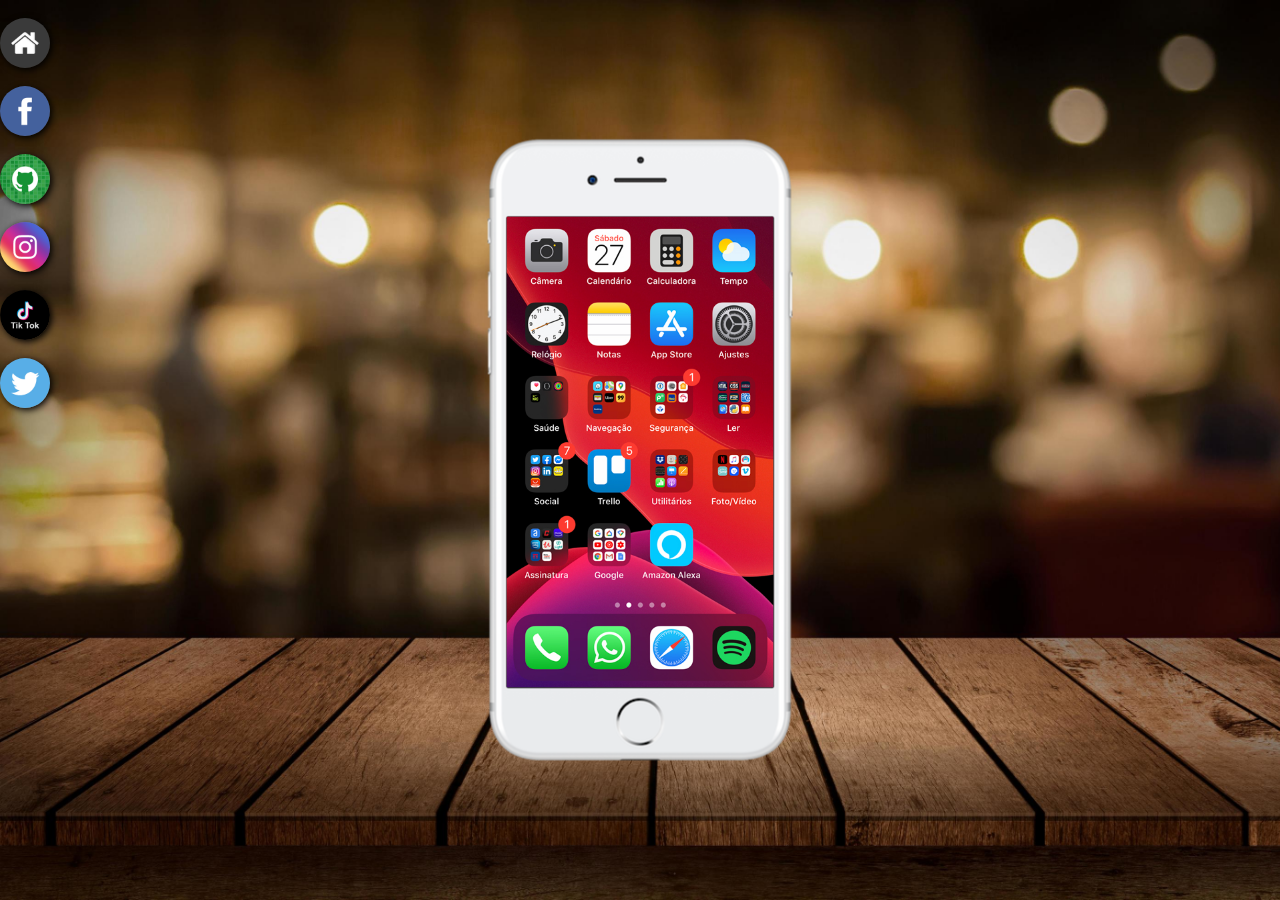
<file: index.html>
<!DOCTYPE html>
<html lang="pt-br">
<head>
    <meta charset="UTF-8">
    <meta http-equiv="X-UA-Compatible" content="IE=edge">
    <meta name="viewport" content="width=device-width, initial-scale=1.0">
    <link rel="stylesheet" href="estilo/style.css">
    <title>Apresentação</title>
</head>
<body>

    <section id="telefone">
        <iframe src="home.html" name="tela" id="tela" frameborder="0"></iframe>
    </section>

    <section id="redes-sociais">
        <a href="home.html" target="tela"><img src="Imagens/logo-home.jpg" alt="home"></a>
        <a href="Facebook.html" target="tela"><img src="Imagens/logo-facebook.jpg" alt="Facebook"></a>
        <a href="GitHub.html" target="tela"><img src="Imagens/logo-github.jpg" alt="GitHub"></a>
        <a href="Instagram.html" target="tela"><img src="Imagens/logo-instagram.jpg" alt="Instagram"></a>
        <a href="TikTok.html" target="tela"><img src="Imagens/logo-tiktok.png" alt="TikTok"></a>
        <a href="Twitter.html" target="tela"><img src="Imagens/logo-twitter.jpg" alt="Twitter"></a>
    </section>
</body>
</html>
</file>
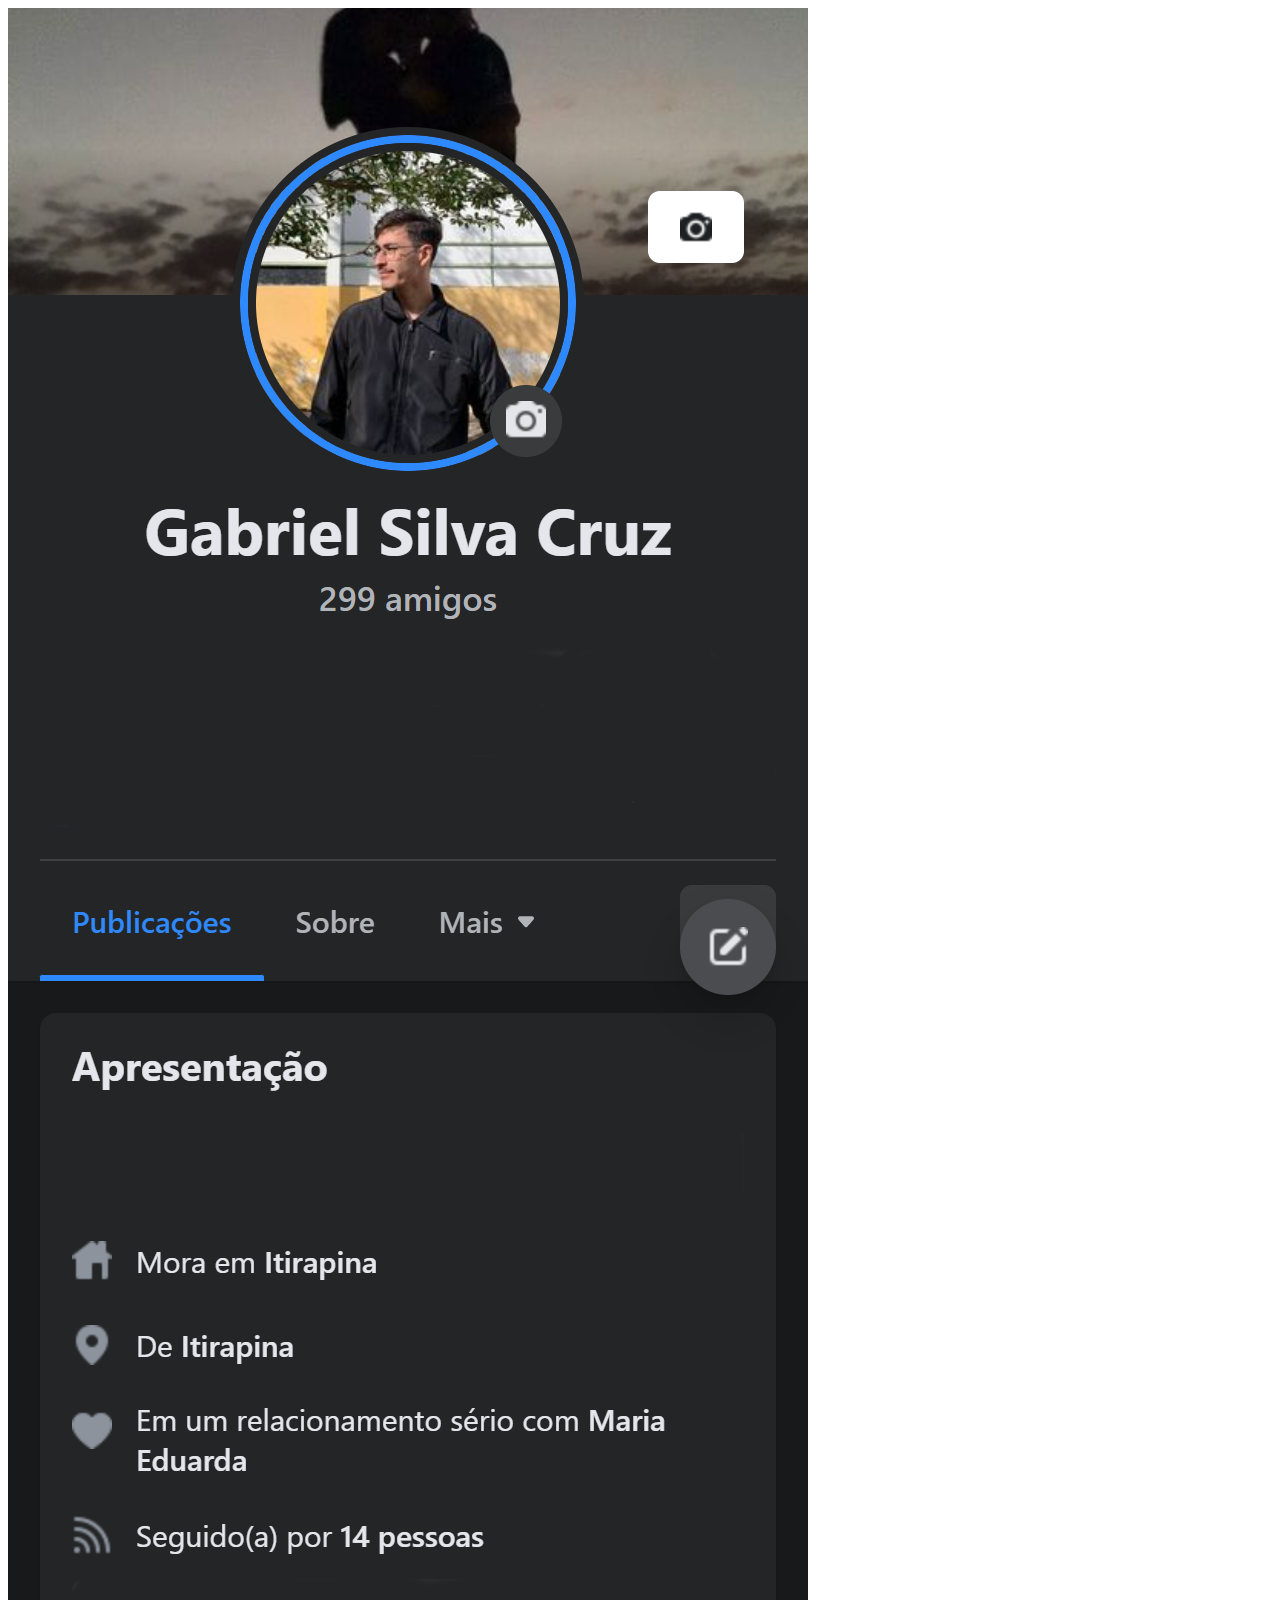
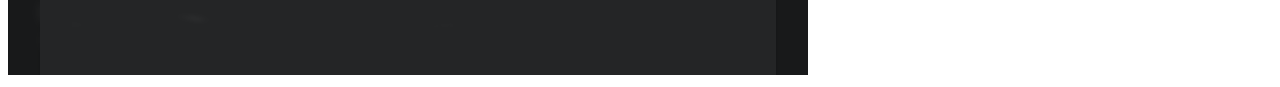
<file: Facebook.html>
<!DOCTYPE html>
<html lang="en">
<head>
    <meta charset="UTF-8">
    <meta http-equiv="X-UA-Compatible" content="IE=edge">
    <meta name="viewport" content="width=device-width, initial-scale=1.0">
    <title>Document</title>
</head>
<body>
    <img src="Imagens/FaceBiel.png" alt="">
</body>
</html>
</file>
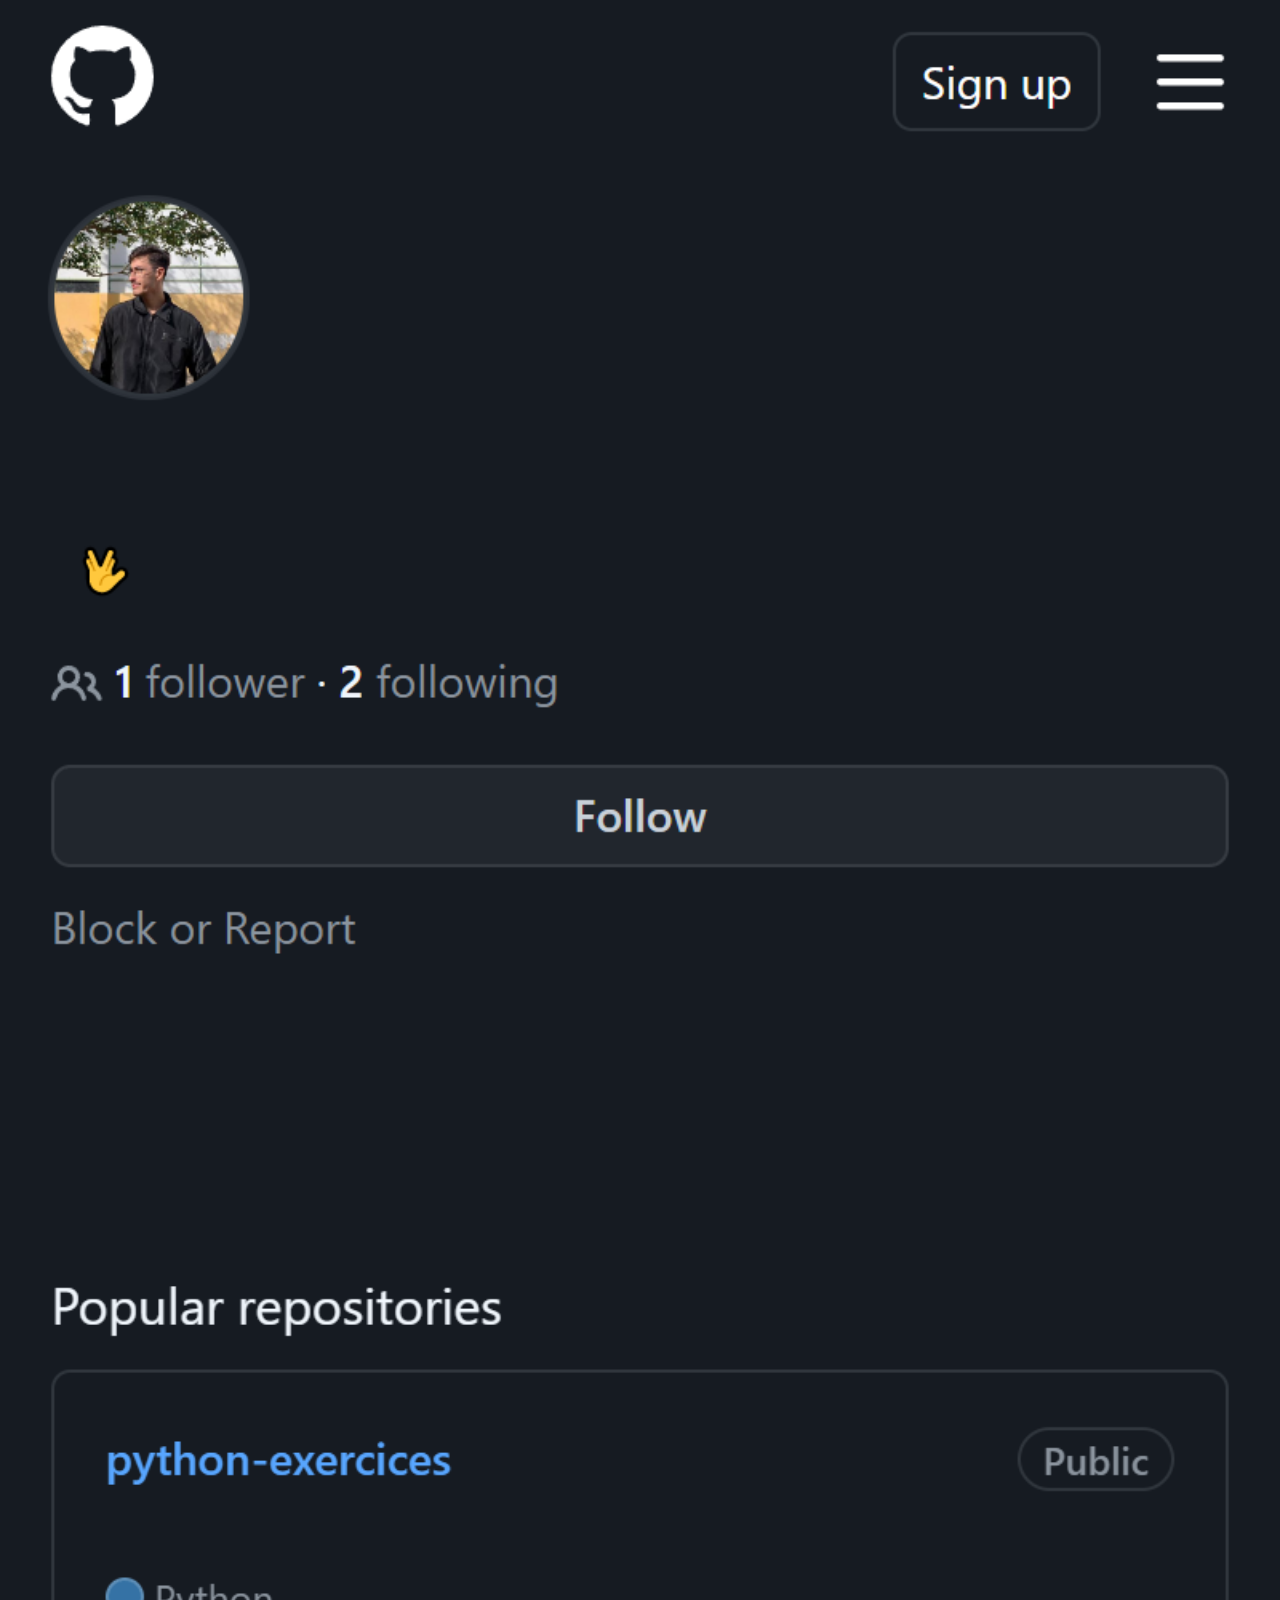
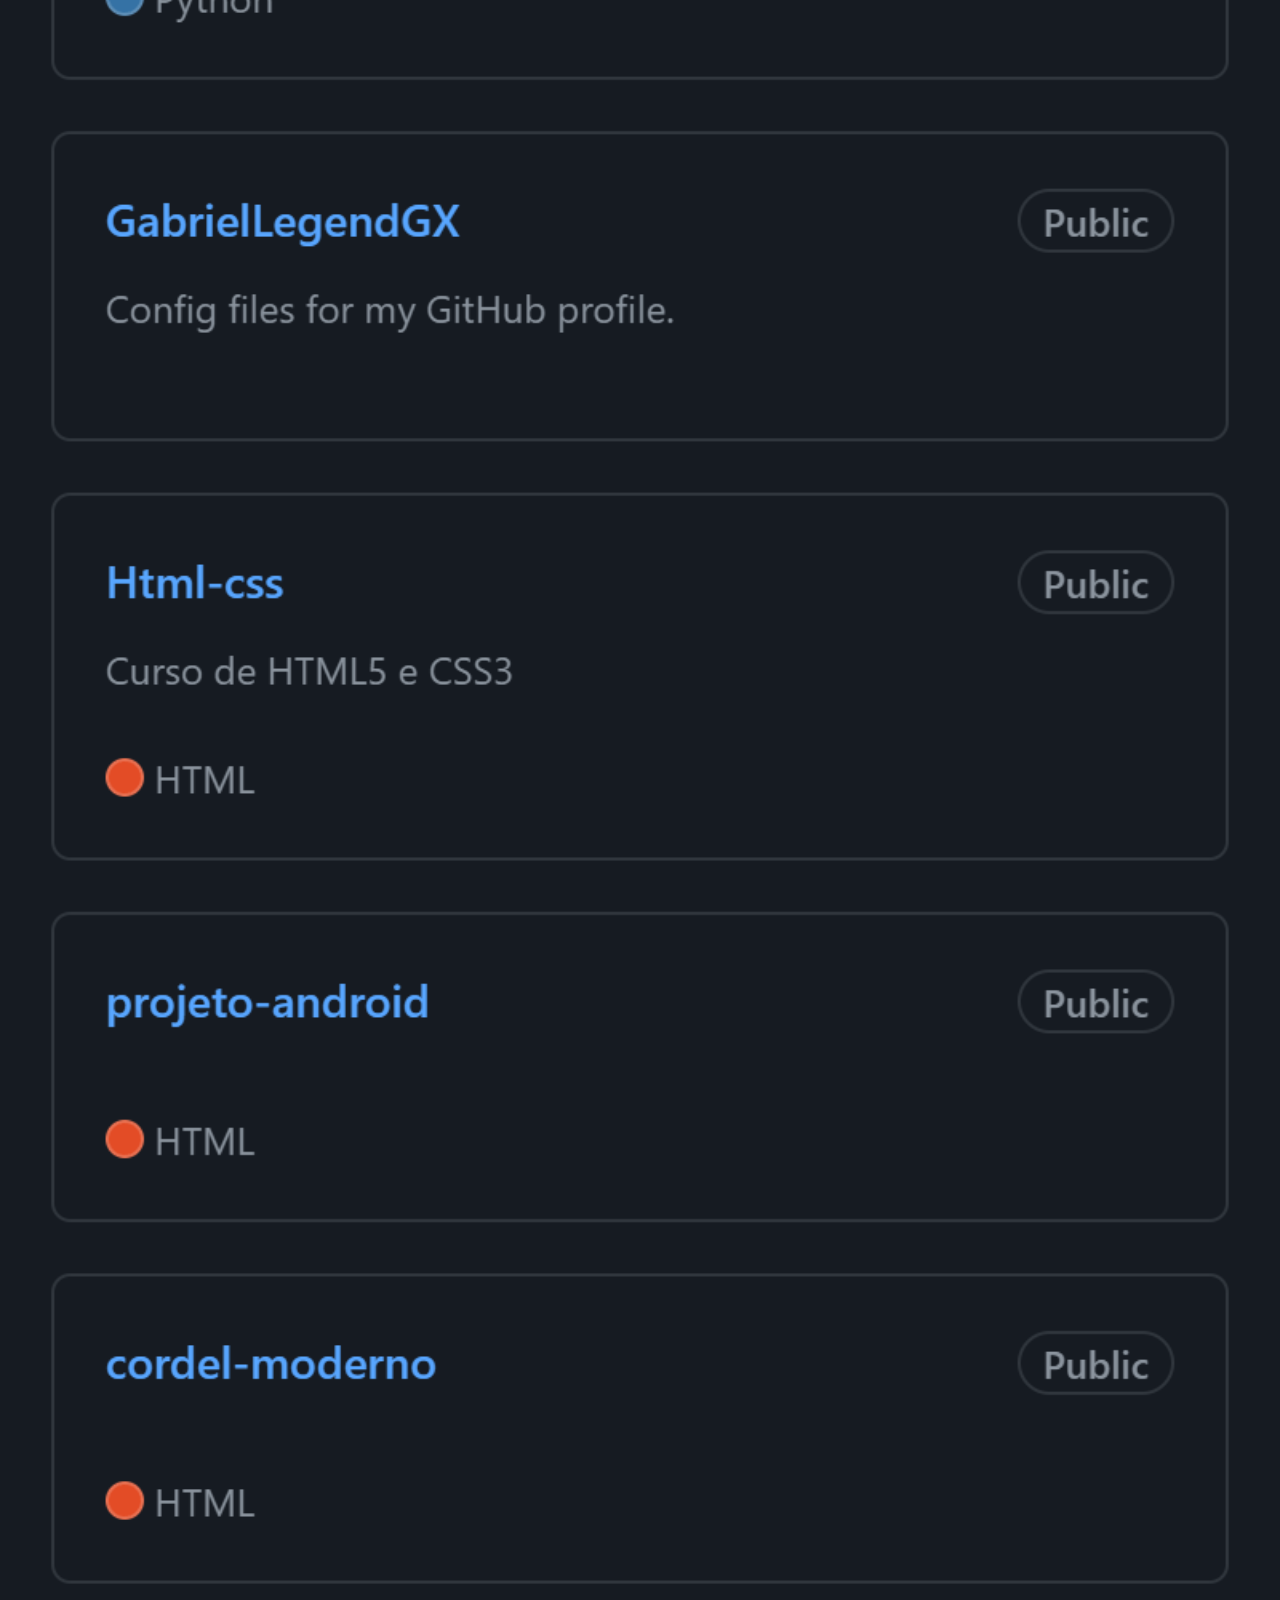
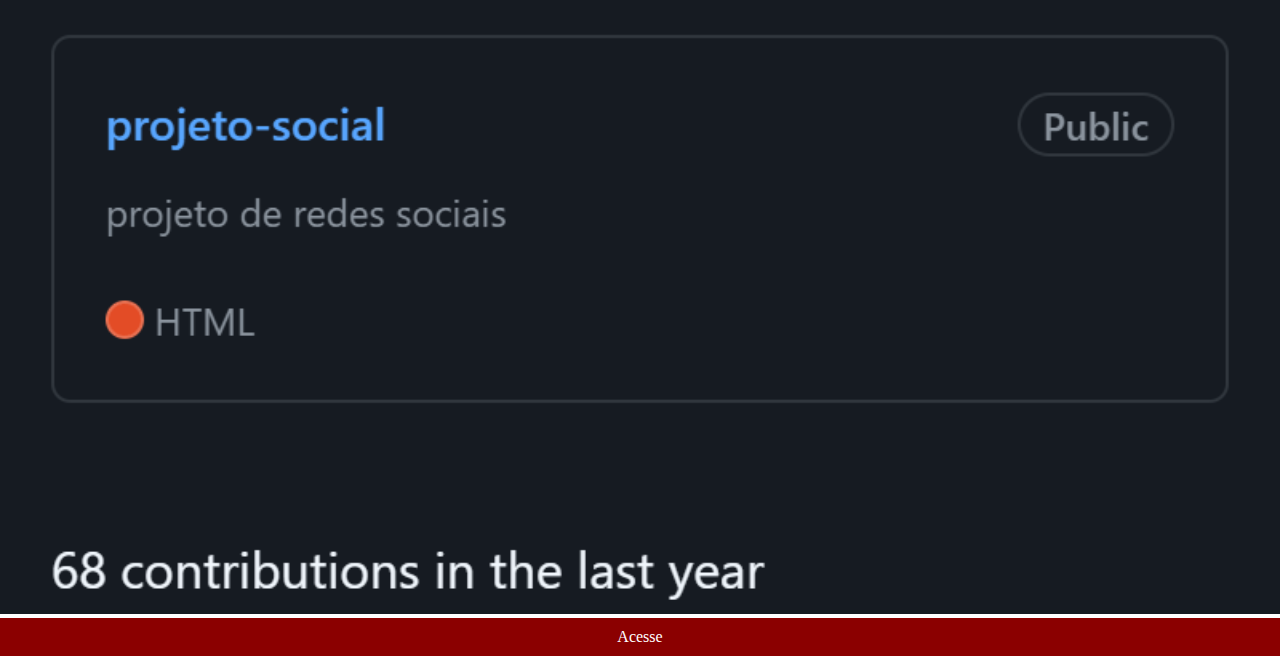
<file: GitHub.html>
<!DOCTYPE html>
<html lang="en">
<head>
    <meta charset="UTF-8">
    <meta http-equiv="X-UA-Compatible" content="IE=edge">
    <meta name="viewport" content="width=device-width, initial-scale=1.0">
    <title>Document</title>
    <link rel="stylesheet" href="estilo/social.css">
</head>
<body>
    <img src="Imagens/GitHubBiel.png" alt="">
    <a href="https://github.com/oGabrielCruz">Acesse</a>
</body>
</html>
</file>
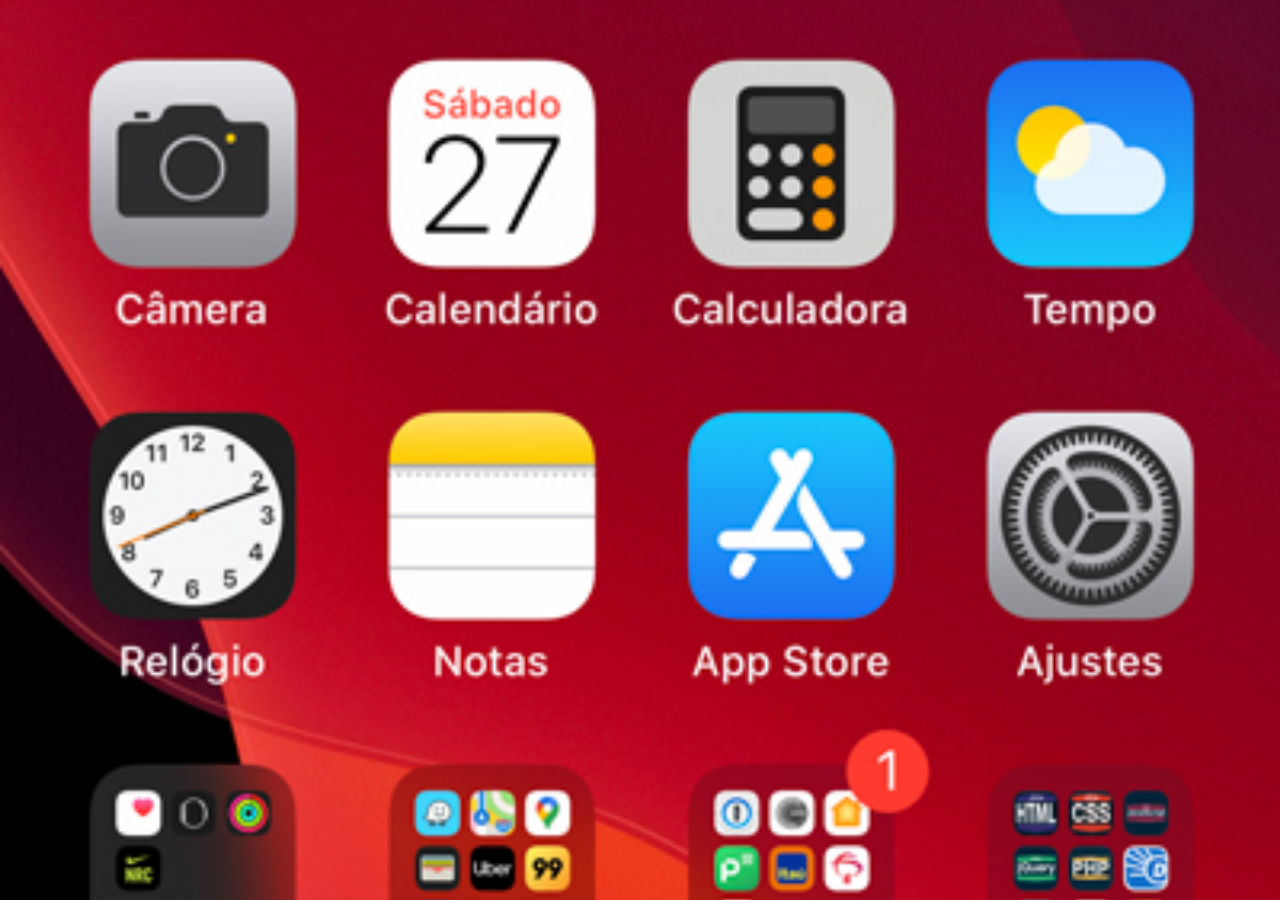
<file: home.html>
<!DOCTYPE html>
<html lang="en">
<head>
    <meta charset="UTF-8">
    <meta http-equiv="X-UA-Compatible" content="IE=edge">
    <meta name="viewport" content="width=device-width, initial-scale=1.0">
    <title>Document</title>
    <style>
        *{
            margin: 0px;
            padding: 0px;
        }
        body{
            width: 100%;
            height: 100%;
            background: url(Imagens/tela-home.jpg) no-repeat top center;
            background-size: cover;
        }
    </style>
</head>
<body>

</body>
</html>
</file>
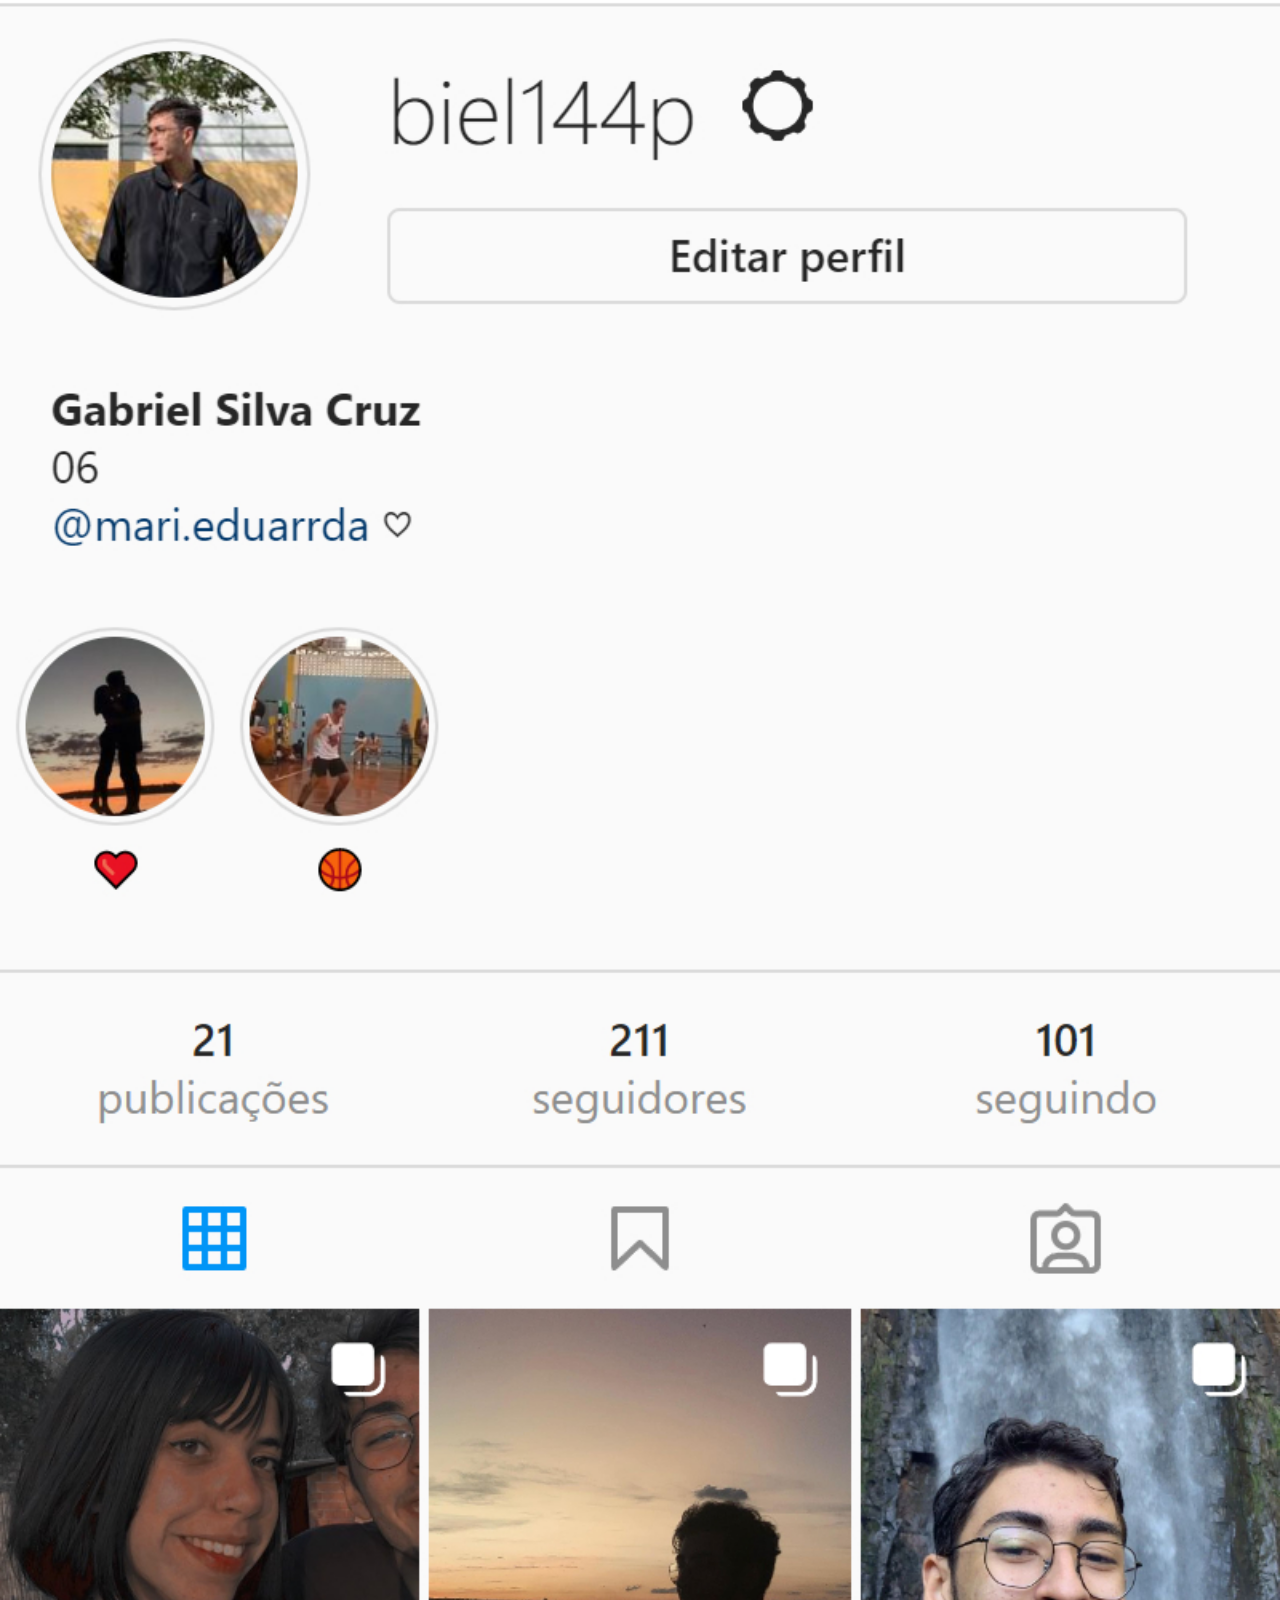
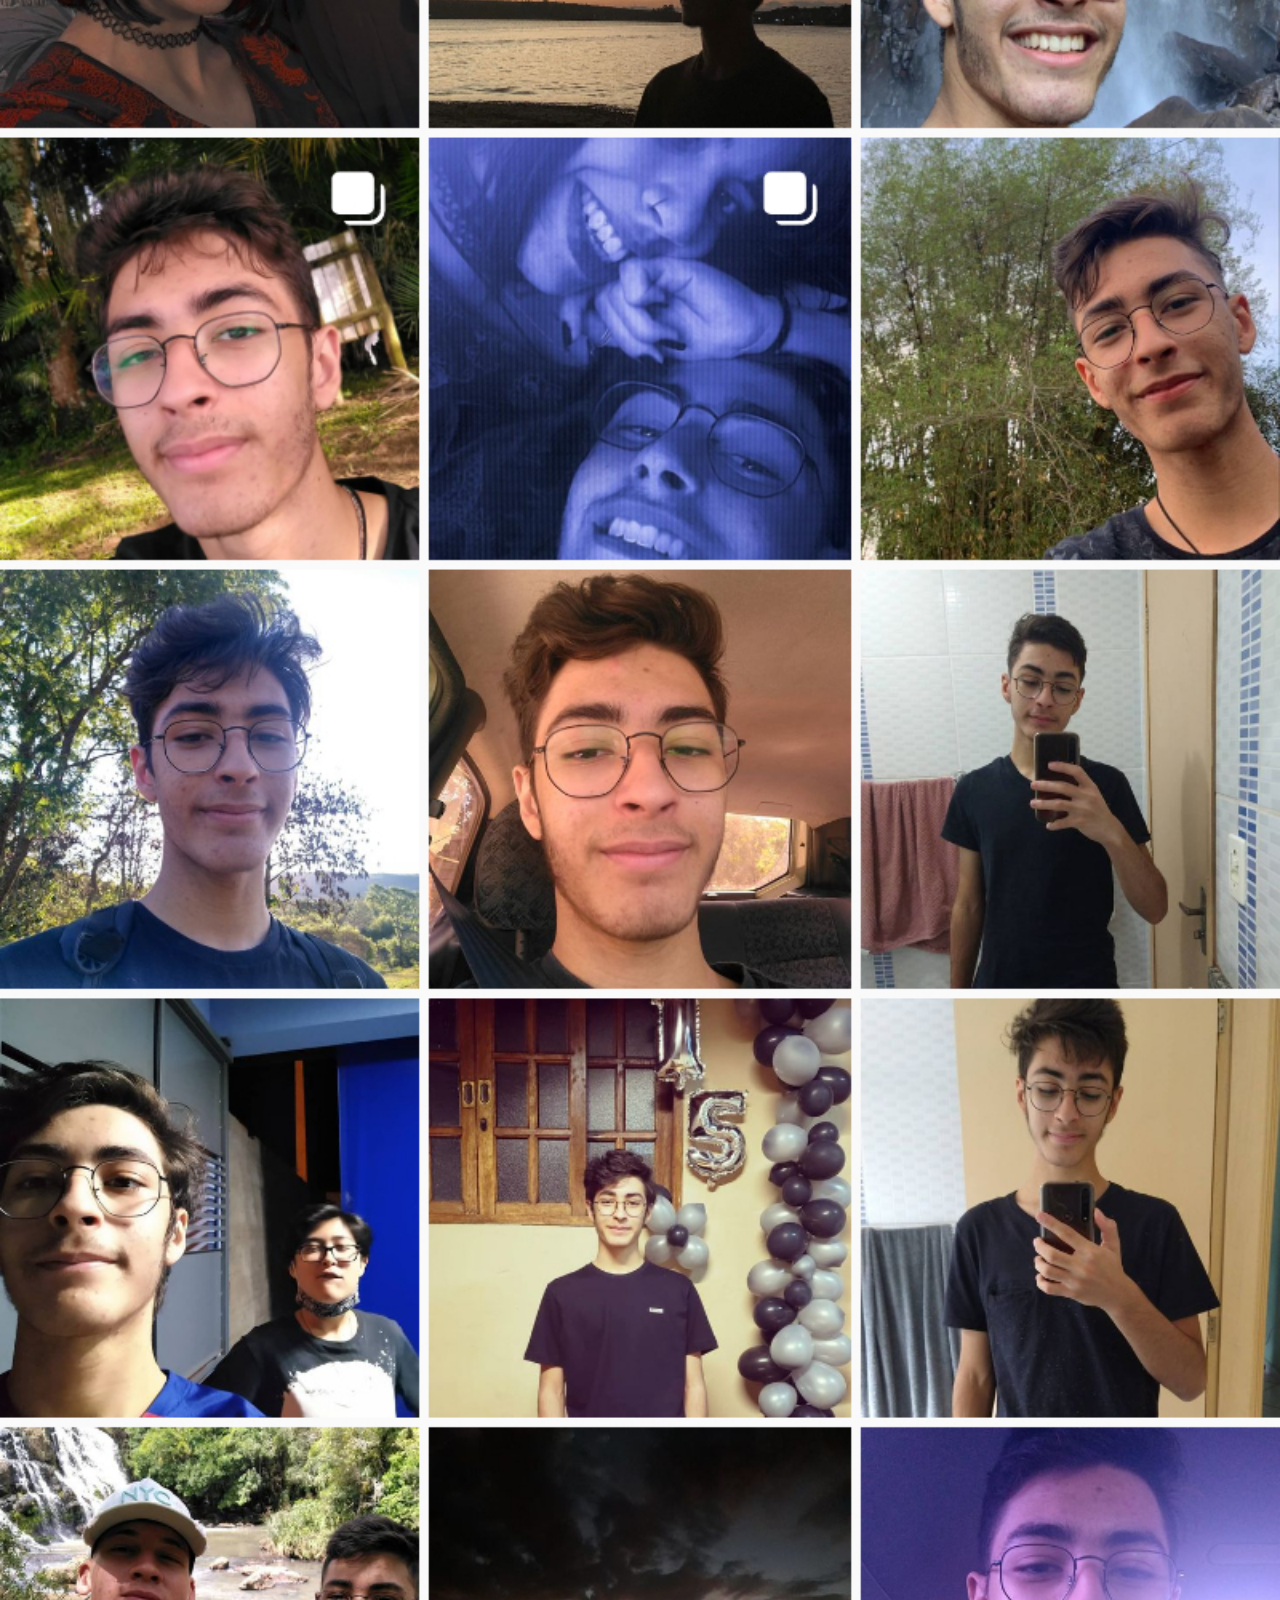
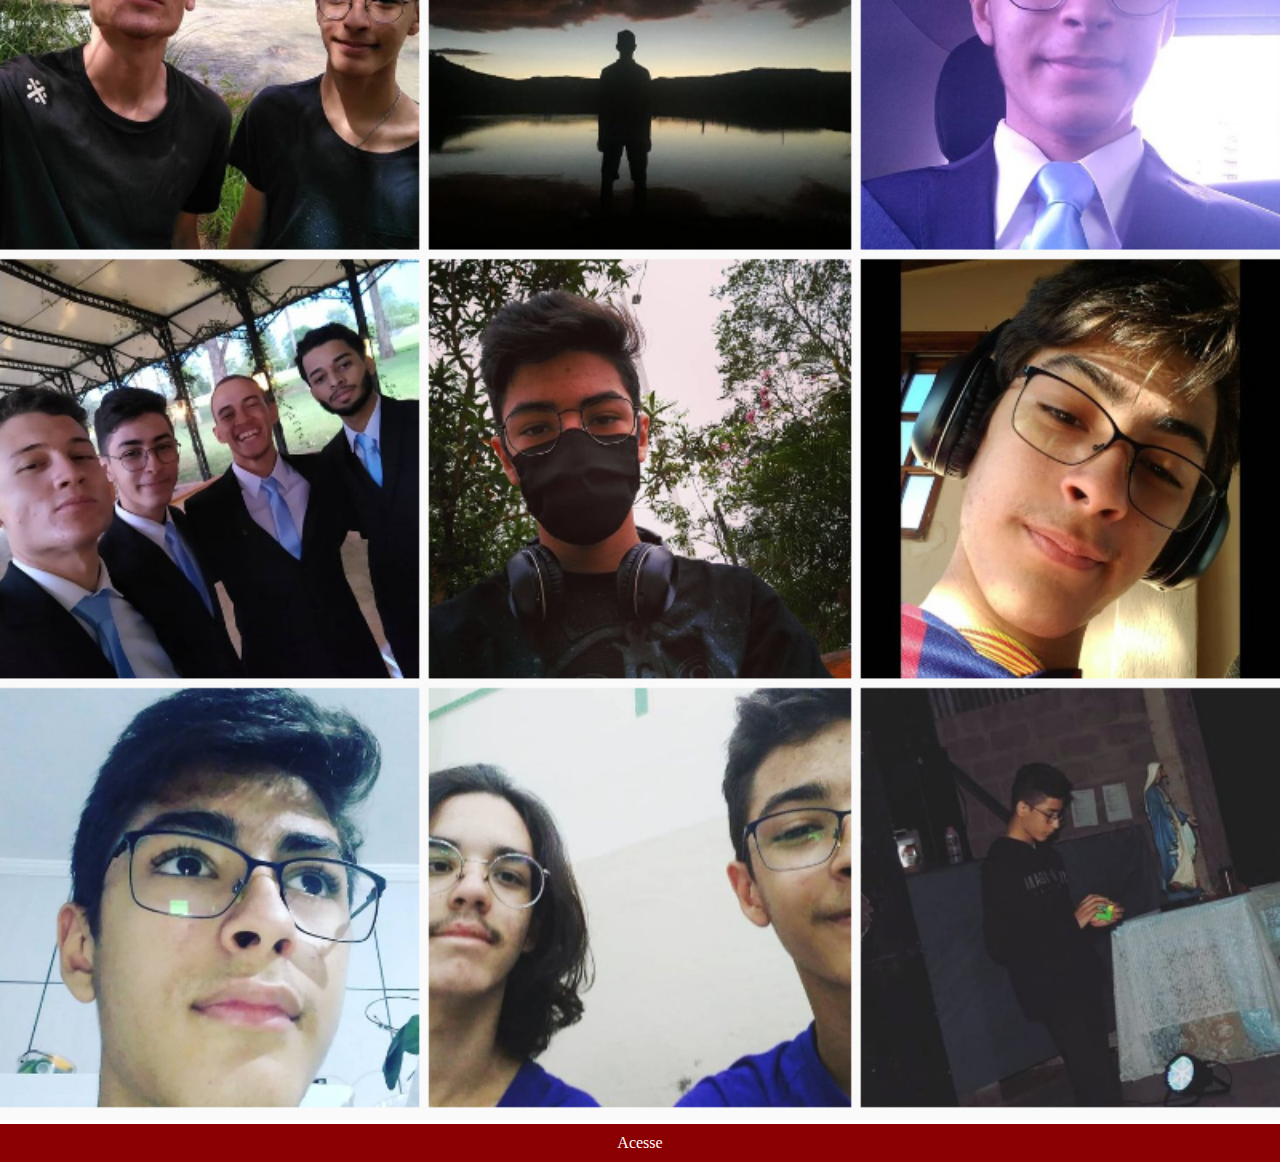
<file: Instagram.html>
<!DOCTYPE html>
<html lang="en">
<head>
    <meta charset="UTF-8">
    <meta http-equiv="X-UA-Compatible" content="IE=edge">
    <meta name="viewport" content="width=device-width, initial-scale=1.0">
    <title>Document</title>
    <link rel="stylesheet" href="estilo/social.css">
</head>
<body>
    <img src="Imagens/InstaBiel.jpg" alt="">
    <a href="https://www.instagram.com/biel144p/">Acesse</a>
</body>
</html>
</file>
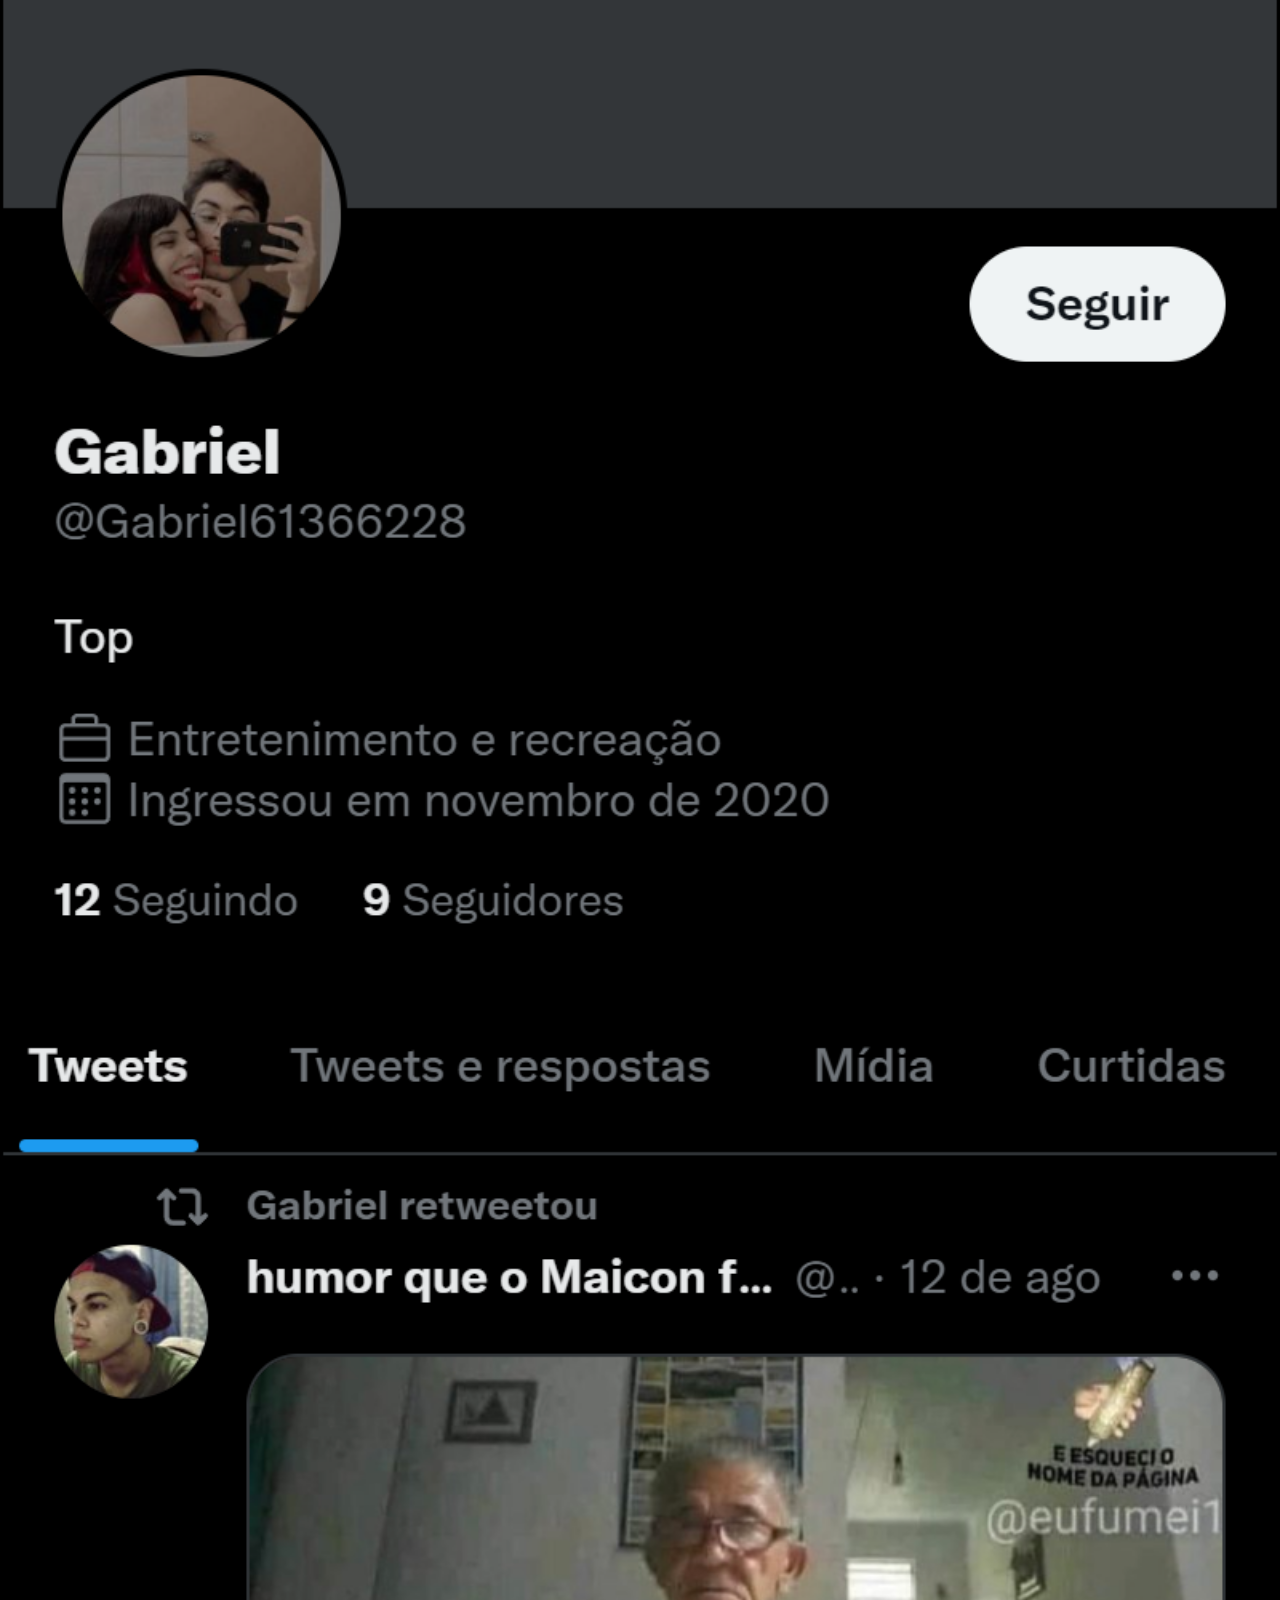
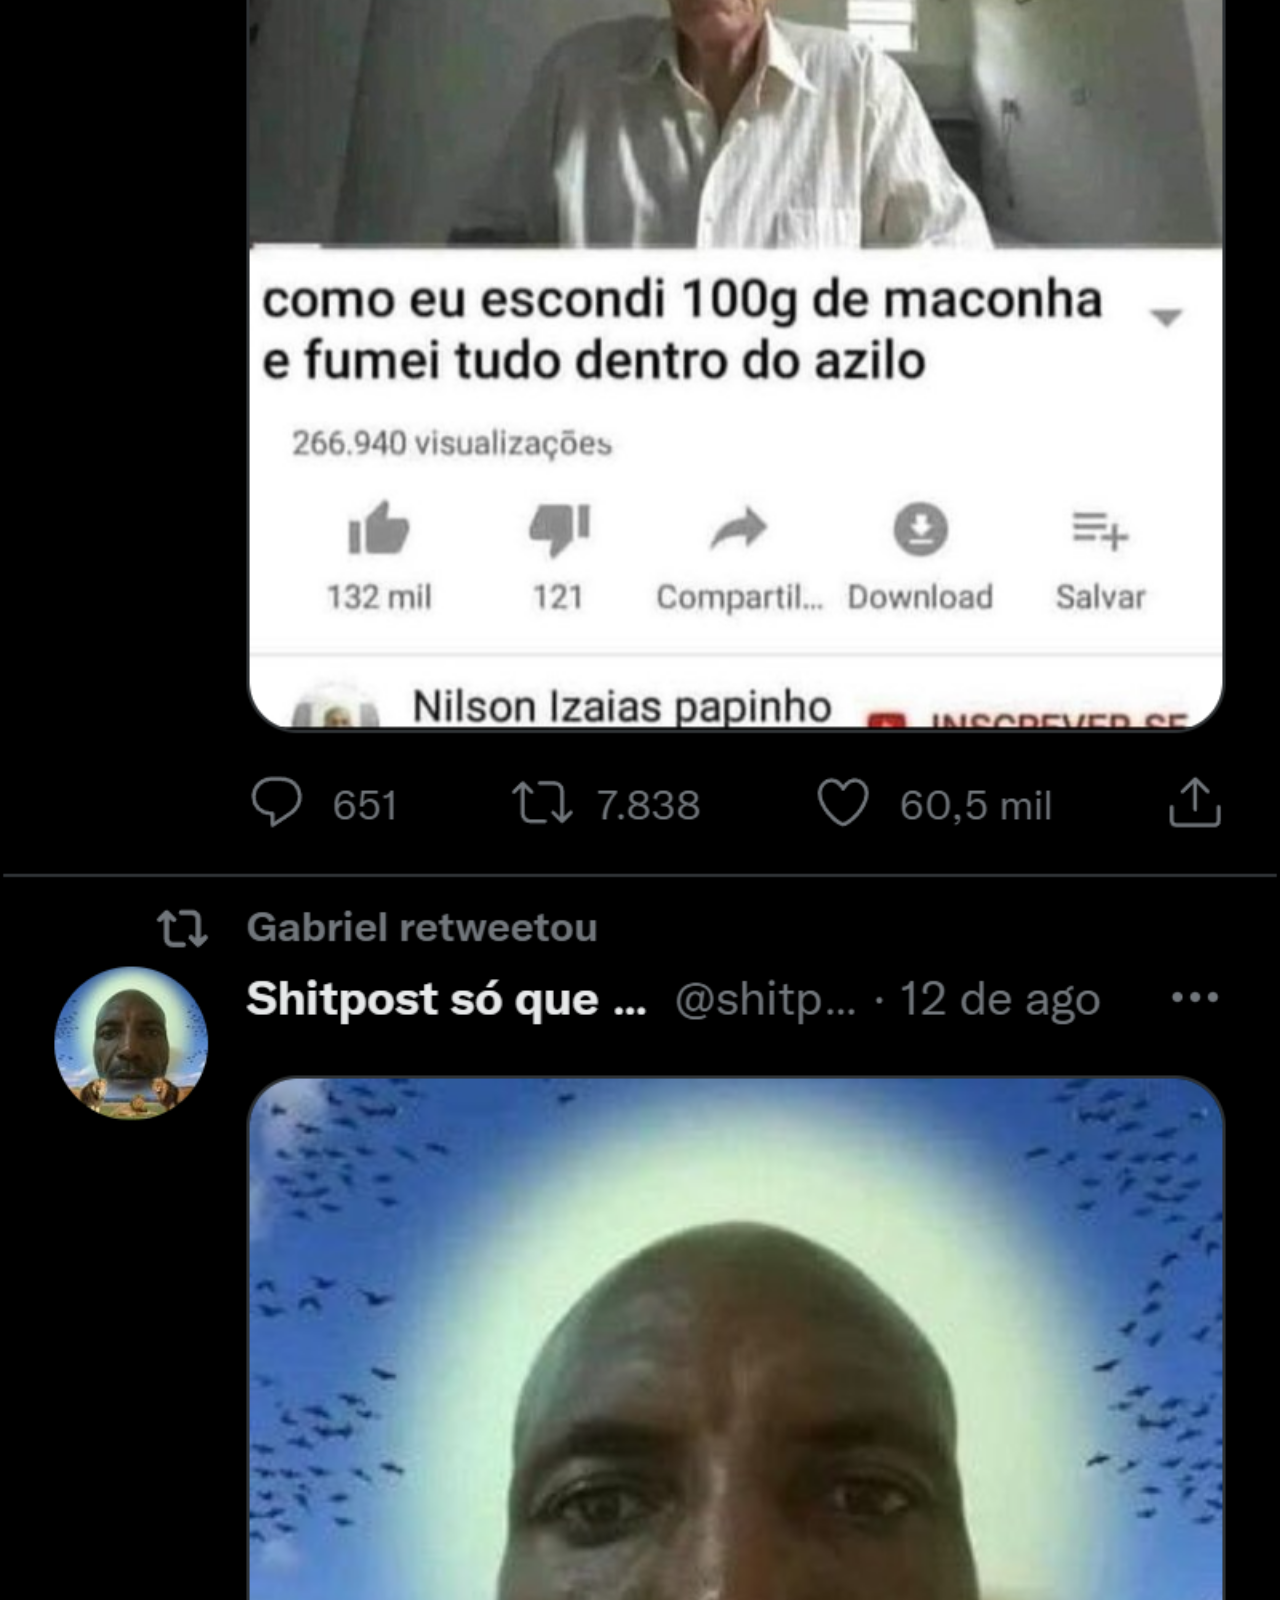
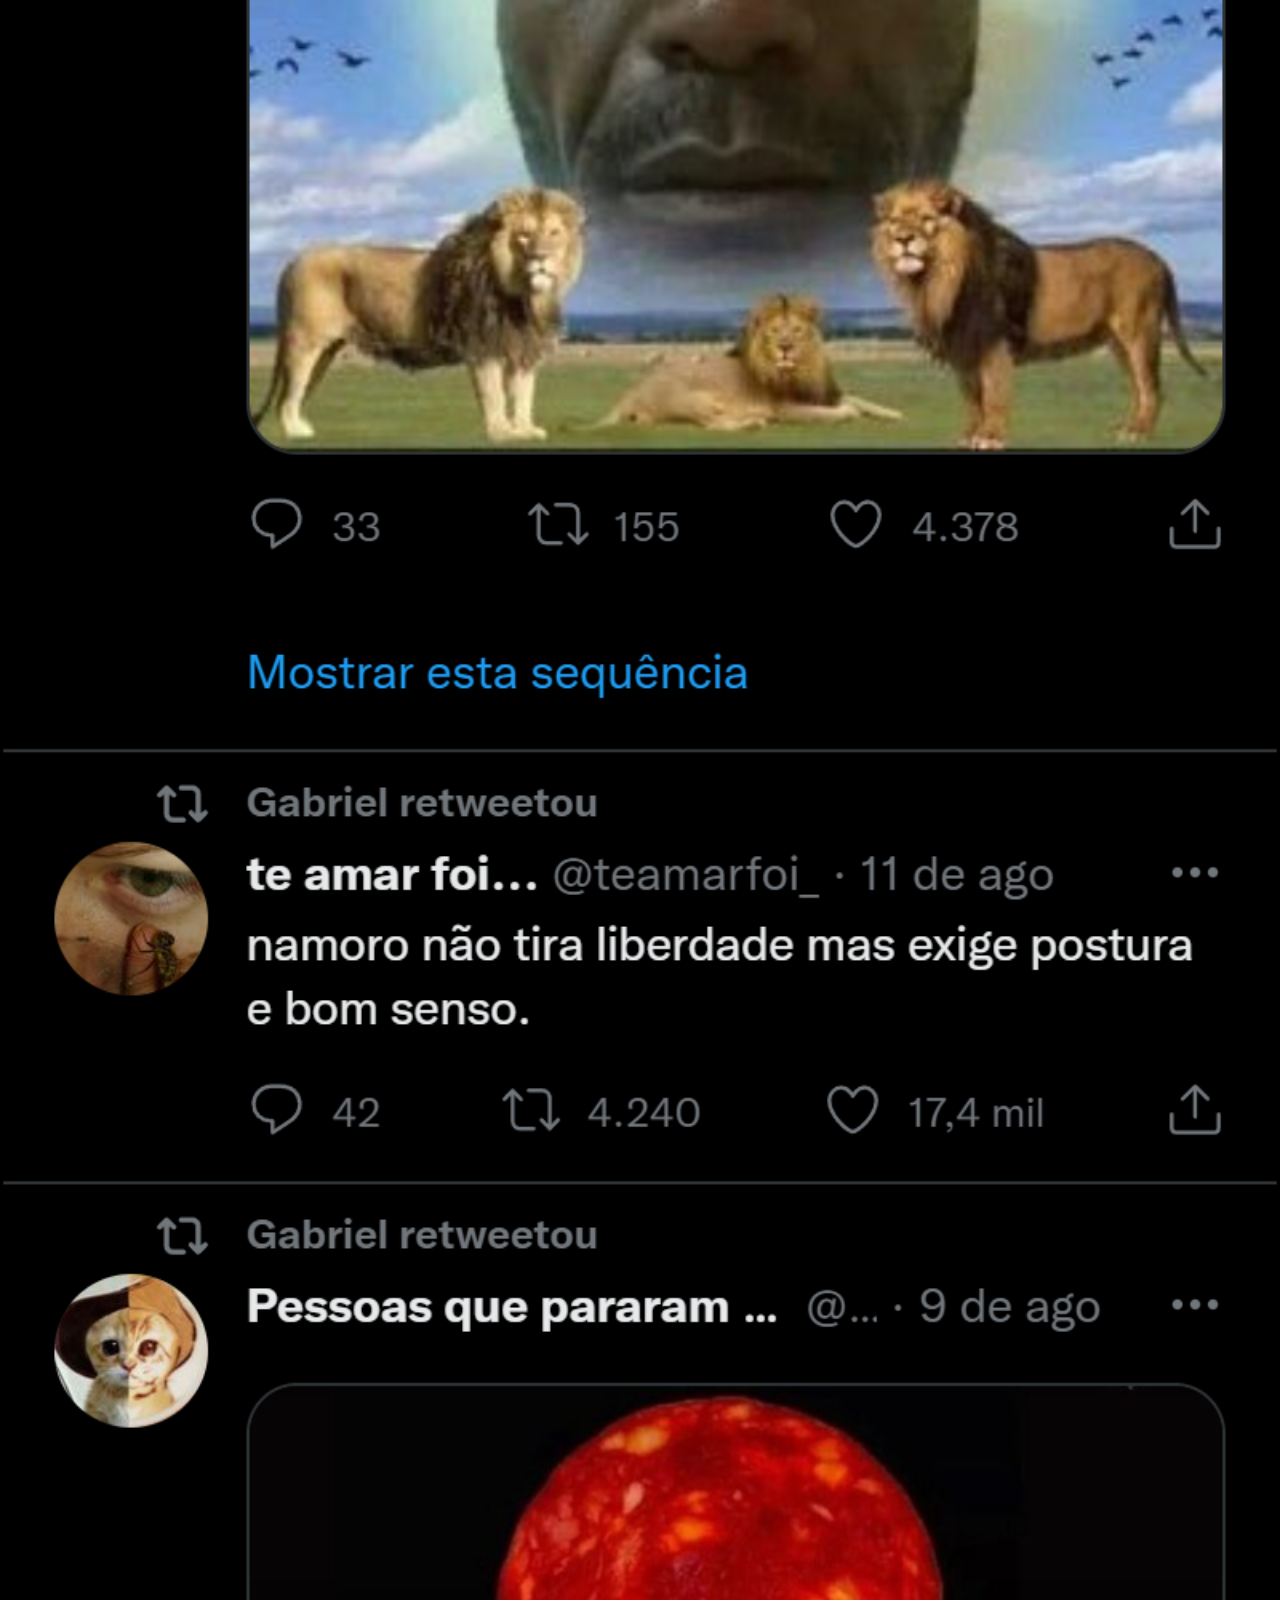
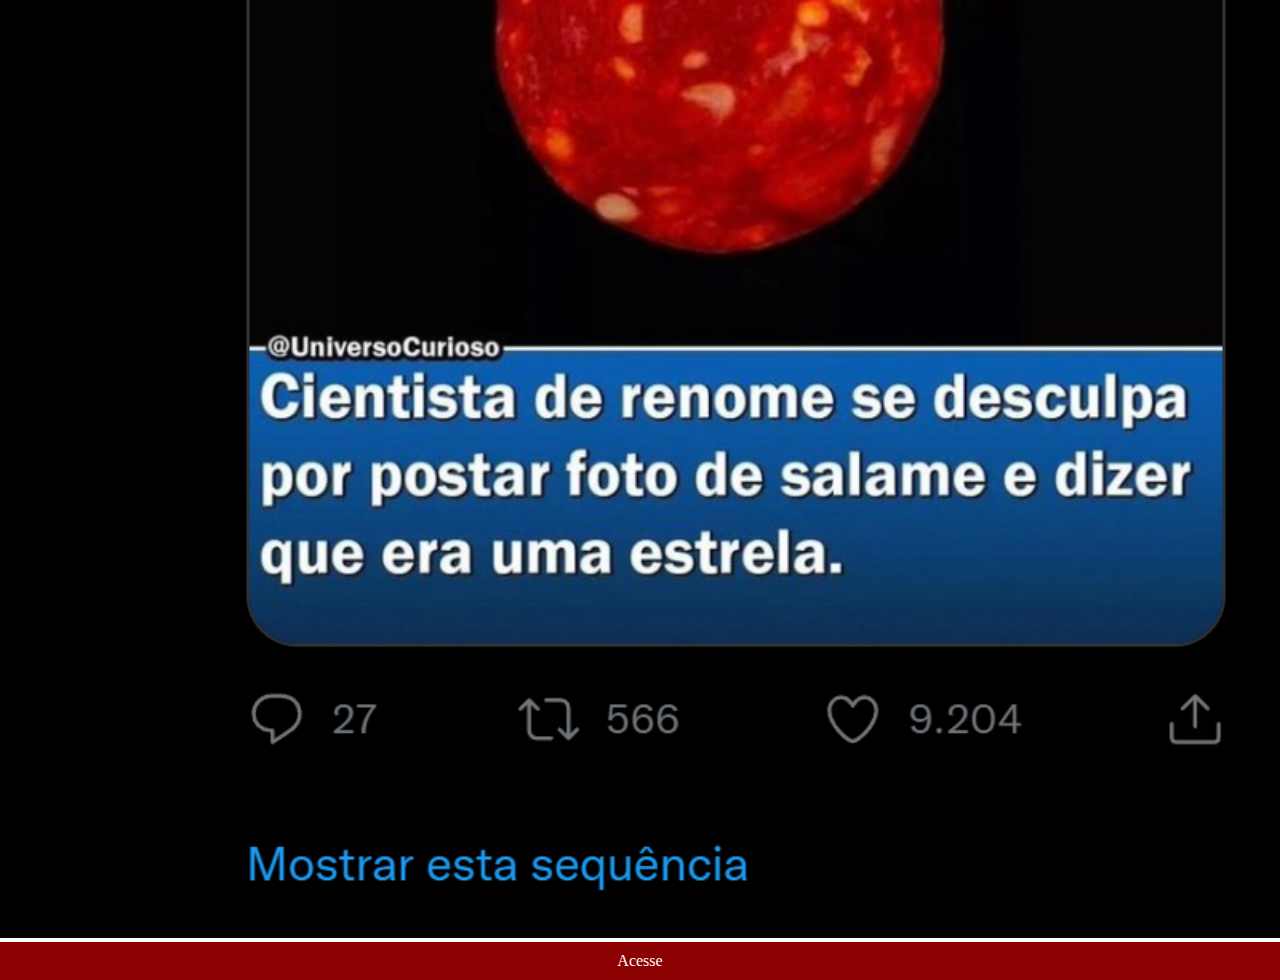
<file: Twitter.html>
<!DOCTYPE html>
<html lang="en">
<head>
    <meta charset="UTF-8">
    <meta http-equiv="X-UA-Compatible" content="IE=edge">
    <meta name="viewport" content="width=device-width, initial-scale=1.0">
    <title>Document</title>
    <link rel="stylesheet" href="estilo/social.css">
</head>
<body>
    <img src="Imagens/TwitterBiel.png" alt="">
    <a href="https://twitter.com/Gabriel61366228">Acesse</a>
</body>
</html>
</file>
<file: estilo/style.css>
@charset "URF-8";

*{
    margin: 0px;
    padding: 0px;
}

section#telefone{
    position: absolute;
    width: 311px;
    height: 627px;
    background: url(../Imagens/frame-iphone.png);
    top: 50%;
    left: 50%;
    transform: translate(-50%,-50%);
}

body{
    background: url(../Imagens/Fundo.jpg);
    background-attachment: fixed;
    background-size: cover;
    width: 100%;
    height: 100%;

}

#redes-sociais > a{
    padding: 3px;
}

#redes-sociais > a > img{
    border-radius: 50%;
    width: 50px;
    height: 50px;
    box-shadow: 2px 2px 7px black;
    box-sizing: border-box;
    display: block;
}
#redes-sociais img:hover{
    border: 3px solid white;
    transform: translate(3px,3px);
    box-shadow: 3px 3px 3px black;
    transition: 0.5s;

}

#tela{
    position: relative;
    top: 80px;
    left: 22px;
    width: 267px;
    height: 471px;
}
</file>
<file: estilo/social.css>
@charset "UTF-8";
*{
    margin: 0px;
    padding: 0px;
}
img{
    width: 100vw;
}
::-webkit-scrollbar{
    width: 0px;
    height: 0px;
}
a{
    padding: 10px;
    text-align: center;
    text-decoration: none;
    background-color: darkred;
    background-size: bolder;
    display: block;
    color: white;
}
a:hover{
    background-color: brown;
}
</file>
